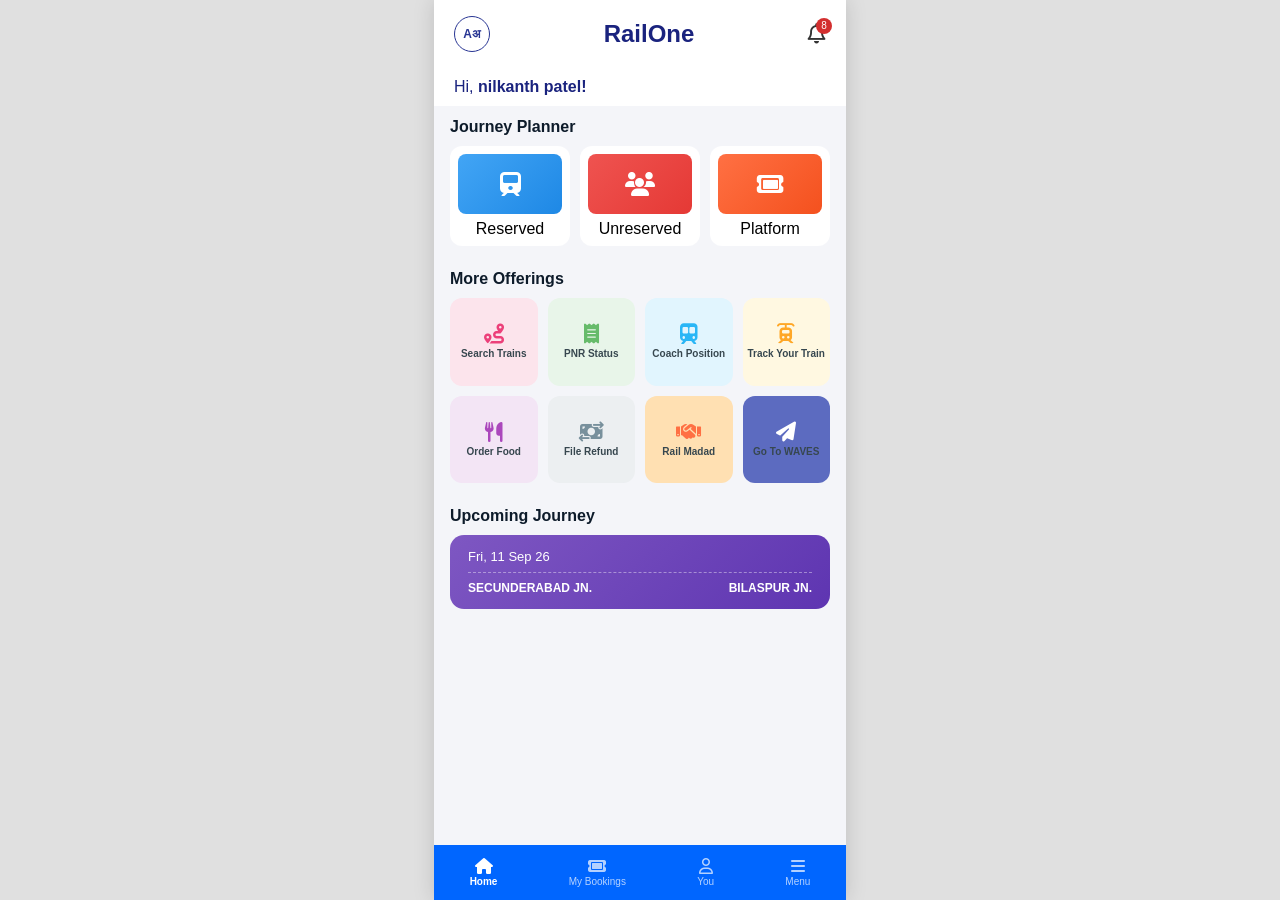
<file: index.html>
<!DOCTYPE html>
<html lang="en">
<head>
  <meta charset="UTF-8">
  <meta name="viewport" content="width=device-width, initial-scale=1.0">
  <title>RailOne - Full Stack Web App</title>
  <link rel="stylesheet" href="style.css">
  <link rel="stylesheet" href="https://cdnjs.cloudflare.com/ajax/libs/font-awesome/6.4.0/css/all.min.css">
</head>
<body>

  <div class="app-container">

    <!-- VIEW 1: HOME SCREEN -->
    <div id="home-view" class="view active">
      <header class="top-bar">
        <div class="lang-icon"><span>A</span><span>अ</span></div>
        <h1 class="logo">Rail<span>One</span></h1>
        <div class="notification-icon">
          <i class="fa-regular fa-bell"></i>
          <span class="badge">8</span>
        </div>
      </header>

      <div class="user-greeting">
        <p>Hi, <strong>nilkanth patel!</strong></p>
      </div>

      <section class="section">
        <h2 class="section-title">Journey Planner</h2>
        <div class="card-row">
          <div class="planner-card"><div class="card-img-placeholder blue-bg"><i class="fa-solid fa-train"></i></div><span>Reserved</span></div>
          <div class="planner-card"><div class="card-img-placeholder red-bg"><i class="fa-solid fa-users"></i></div><span>Unreserved</span></div>
          <div class="planner-card"><div class="card-img-placeholder orange-bg"><i class="fa-solid fa-ticket"></i></div><span>Platform</span></div>
        </div>
      </section>

      <section class="section">
        <h2 class="section-title">More Offerings</h2>
        <div class="offerings-grid">
          <div class="offering-card light-pink"><i class="fa-solid fa-route icon-pink"></i><span>Search Trains</span></div>
          <div class="offering-card light-green"><i class="fa-solid fa-receipt icon-green"></i><span>PNR Status</span></div>
          <div class="offering-card light-blue"><i class="fa-solid fa-train-subway icon-blue"></i><span>Coach Position</span></div>
          <div class="offering-card light-yellow"><i class="fa-solid fa-train-tram icon-yellow"></i><span>Track Your Train</span></div>
          <div class="offering-card light-purple"><i class="fa-solid fa-utensils icon-purple"></i><span>Order Food</span></div>
          <div class="offering-card light-gray"><i class="fa-solid fa-money-bill-transfer icon-gray"></i><span>File Refund</span></div>
          <div class="offering-card light-peach"><i class="fa-solid fa-handshake icon-peach"></i><span>Rail Madad</span></div>
          <div class="offering-card dark-purple"><i class="fa-solid fa-paper-plane icon-white"></i><span>Go To WAVES</span></div>
        </div>
      </section>

      <section class="section upcoming-section">
        <h2 class="section-title">Upcoming Journey</h2>
        <div class="home-ticket-card" onclick="openTicketDetails('XGA9EC908A')">
          <div class="ticket-header">Fri, 11 Sep 26</div>
          <div class="ticket-body">
            <span>SECUNDERABAD JN.</span>
            <span>BILASPUR JN.</span>
          </div>
        </div>
      </section>
    </div>

    <!-- VIEW 2: MY BOOKINGS LIST SCREEN -->
    <div id="bookings-list-view" class="view">
      <div class="details-header">
        <button class="back-btn" onclick="showHome()"><i class="fa-solid fa-arrow-left"></i></button>
        <div class="header-titles">
          <h2>My Bookings</h2>
          <p>Active & Past Ticket History</p>
        </div>
      </div>

      <div class="bookings-tabs">
        <button class="tab-btn active">Active Tickets</button>
        <button class="tab-btn">Past Tickets</button>
      </div>

      <div class="bookings-list-container" id="bookings-container">
        <!-- Rendered dynamically by JS -->
      </div>
    </div>

    <!-- VIEW 3: DYNAMIC TICKET PREVIEW SCREEN -->
    <div id="ticket-detail-view" class="view">
      <div class="details-header">
        <button class="back-btn" onclick="showBookingsList()"><i class="fa-solid fa-arrow-left"></i></button>
        <div class="header-titles">
          <h2>Booking Details</h2>
          <p>Mobile: 6268073098</p>
        </div>
      </div>

      <div class="sub-header-msg">
        Thank You nilkanth patel, Happy Journey !
      </div>

      <div class="ticket-wrapper">
        <div class="ticket-dark-banner">
          <div class="ir-header">INDIAN RAILWAYS</div>
          <div class="preview-text">Dynamic preview will close in</div>
          <div id="timer" class="timer-display">04:22</div>
          <div class="booking-date-label">Ticket Booking Date & Time</div>
          <div class="booking-date-value" id="detail-booking-date">11 Sep 2026, 10:31</div>
          <div class="booking-code" id="detail-code">R28954</div>
          <div class="non-transferable">Ticket is Non-Transferable</div>
          <div class="ir-footer">भारतीय रेल</div>
        </div>

        <div class="yellow-bar">
          <span class="journey-type">Journey Ticket</span>
          <span class="ticket-id" id="detail-id">XGA9EC908A</span>
        </div>

        <div class="ticket-content">
          <div class="route-container">
            <span class="stn-name" id="detail-src">SECUNDERABAD JN.</span>
            <div class="route-middle"><span class="distance" id="detail-dist">897 km</span></div>
            <span class="stn-name text-right" id="detail-dest">BILASPUR JN.</span>
          </div>

          <div class="via-route" id="detail-via">Via KZJ-BPQ-NAB-R</div>

          <div class="passenger-info">
            <span>Passenger</span>
            <span class="p-count" id="detail-passengers">1 Adult, 0 Child</span>
          </div>

          <div class="booking-meta">
            <div>Booked on</div>
            <div class="valid-till-label">*Valid Till</div>
            <div id="detail-booked-on">11/09/2026 10:31</div>
            <div class="valid-till-value" id="detail-valid-till">11/09/2026 23:59</div>
          </div>

          <div class="class-fare" id="detail-fare-info">
            SECOND | SUPERFAST | JOURNEY | ₹295.00
          </div>

          <div class="ir-number" id="detail-ir-num">
            IR:36AAAGM0289C1ZK
          </div>

          <div class="validity-note">
            *Valid for start of journey by 11/09/2026 or until departure of first train
          </div>
        </div>

        <div class="warning-box">
          Note: This ticket is non refundable. Ticket is stored locally on the device. Please do not change your handset or perform factory reset.
        </div>
      </div>

      <div class="bottom-link">Book Connecting Journey</div>
    </div>

    <!-- BOTTOM NAVIGATION -->
    <nav class="bottom-nav">
      <a href="#" class="nav-item active" id="nav-home" onclick="showHome()">
        <i class="fa-solid fa-house"></i>
        <span>Home</span>
      </a>
      <a href="#" class="nav-item" id="nav-bookings" onclick="showBookingsList()">
        <i class="fa-solid fa-ticket"></i>
        <span>My Bookings</span>
      </a>
      <a href="#" class="nav-item">
        <i class="fa-regular fa-user"></i>
        <span>You</span>
      </a>
      <a href="#" class="nav-item">
        <i class="fa-solid fa-bars"></i>
        <span>Menu</span>
      </a>
    </nav>

  </div>

  <script src="script.js"></script>
</body>
</html>
</file>
<file: style.css>
* {
  margin: 0;
  padding: 0;
  box-sizing: border-box;
  font-family: -apple-system, BlinkMacSystemFont, "Segoe UI", Roboto, Helvetica, Arial, sans-serif;
}

body {
  background-color: #e0e0e0;
  display: flex;
  justify-content: center;
  align-items: center;
  min-height: 100vh;
}

.app-container {
  width: 100%;
  max-width: 412px;
  background-color: #f4f5f9;
  min-height: 100vh;
  position: relative;
  padding-bottom: 60px;
  box-shadow: 0 0 20px rgba(0, 0, 0, 0.15);
  overflow-x: hidden;
}

.view { display: none; }
.view.active { display: block; }

/* Header & Nav */
.top-bar { display: flex; justify-content: space-between; align-items: center; padding: 16px 20px; background: #fff; }
.lang-icon { border: 1.5px solid #283593; border-radius: 50%; width: 36px; height: 36px; display: flex; align-items: center; justify-content: center; font-size: 12px; font-weight: bold; color: #283593; }
.logo { font-size: 24px; color: #1a237e; font-weight: 700; }
.logo span { font-weight: 800; }
.notification-icon { position: relative; font-size: 20px; color: #333; }
.notification-icon .badge { position: absolute; top: -5px; right: -6px; background-color: #d32f2f; color: #fff; font-size: 10px; border-radius: 50%; width: 16px; height: 16px; display: flex; align-items: center; justify-content: center; }

.user-greeting { padding: 10px 20px; color: #1a237e; background: #fff; }
.section { padding: 12px 16px; }
.section-title { font-size: 16px; color: #0d1b2a; font-weight: 700; margin-bottom: 10px; }

.card-row { display: flex; gap: 10px; }
.planner-card { flex: 1; background: #fff; border-radius: 12px; padding: 8px; text-align: center; }
.card-img-placeholder { width: 100%; height: 60px; border-radius: 8px; display: flex; align-items: center; justify-content: center; font-size: 24px; color: #fff; margin-bottom: 6px; }
.blue-bg { background: linear-gradient(135deg, #42a5f5, #1e88e5); }
.red-bg { background: linear-gradient(135deg, #ef5350, #e53935); }
.orange-bg { background: linear-gradient(135deg, #ff7043, #f4511e); }

.offerings-grid { display: grid; grid-template-columns: repeat(4, 1fr); gap: 10px; }
.offering-card { aspect-ratio: 1; border-radius: 12px; display: flex; flex-direction: column; align-items: center; justify-content: center; padding: 4px; text-align: center; }
.offering-card i { font-size: 20px; margin-bottom: 4px; }
.offering-card span { font-size: 10px; font-weight: 600; color: #37474f; }

.light-pink { background: #fce4ec; } .light-green { background: #e8f5e9; }
.light-blue { background: #e1f5fe; } .light-yellow { background: #fff8e1; }
.light-purple { background: #f3e5f5; } .light-gray { background: #eceff1; }
.light-peach { background: #ffe0b2; } .dark-purple { background: #5c6bc0; }
.icon-pink { color: #ec407a; } .icon-green { color: #66bb6a; }
.icon-blue { color: #29b6f6; } .icon-yellow { color: #ffa726; }
.icon-purple { color: #ab47bc; } .icon-gray { color: #78909c; }
.icon-peach { color: #ff7043; } .icon-white { color: #fff; }

.home-ticket-card { background: linear-gradient(135deg, #7e57c2, #5e35b1); border-radius: 14px; padding: 14px 18px; color: white; cursor: pointer; }
.ticket-header { font-size: 13px; margin-bottom: 8px; }
.ticket-body { display: flex; justify-content: space-between; font-size: 12px; font-weight: bold; border-top: 1px dashed rgba(255,255,255,0.4); padding-top: 8px; }

/* My Bookings List Page */
.bookings-tabs { display: flex; background: #fff; border-bottom: 1px solid #ddd; }
.tab-btn { flex: 1; padding: 12px; border: none; background: none; font-weight: 600; font-size: 13px; color: #666; cursor: pointer; }
.tab-btn.active { color: #0066ff; border-bottom: 2px solid #0066ff; }

.bookings-list-container { padding: 12px; display: flex; flex-direction: column; gap: 10px; }
.booking-item-card { background: #fff; border-radius: 10px; padding: 12px; box-shadow: 0 2px 6px rgba(0,0,0,0.06); cursor: pointer; border-left: 4px solid #0066ff; }
.item-top { display: flex; justify-content: space-between; font-size: 11px; color: #666; margin-bottom: 6px; }
.item-badge { background: #e1f5fe; color: #0288d1; padding: 2px 6px; border-radius: 4px; font-weight: bold; }
.item-route { display: flex; justify-content: space-between; font-weight: 700; font-size: 13px; color: #1a237e; margin-bottom: 6px; }
.item-bottom { display: flex; justify-content: space-between; font-size: 11px; color: #444; }

/* Booking Details Screen */
.details-header { background-color: #0066ff; color: white; padding: 12px 16px; display: flex; align-items: center; gap: 16px; }
.back-btn { background: transparent; border: none; color: white; font-size: 18px; cursor: pointer; }
.header-titles h2 { font-size: 16px; font-weight: 700; }
.header-titles p { font-size: 11px; opacity: 0.9; }

.sub-header-msg { text-align: center; font-size: 11px; color: #777; padding: 8px 0; background-color: #fff; border-bottom: 1px solid #eee; }

.ticket-wrapper { margin: 12px; background-color: #fff; border-radius: 8px; overflow: hidden; box-shadow: 0 2px 8px rgba(0,0,0,0.1); }
.ticket-dark-banner { background: #1c1f24; color: #ffffff; text-align: center; padding: 12px 10px; background-image: radial-gradient(#2d323b 15%, transparent 16%); background-size: 10px 10px; }
.ir-header { font-size: 10px; letter-spacing: 1.5px; color: #bbb; margin-bottom: 4px; }
.preview-text { font-size: 11px; font-weight: 500; color: #ddd; }

.timer-display { font-size: 28px; font-weight: 800; color: #ff2200; letter-spacing: 1px; margin: 2px 0; text-shadow: 0 0 4px rgba(255, 34, 0, 0.4); }

.booking-date-label { font-size: 9px; color: #aaa; }
.booking-date-value { font-size: 12px; font-weight: 700; color: #ffaa00; margin-bottom: 4px; }
.booking-code { font-size: 10px; color: #bbb; }
.non-transferable { font-size: 9px; color: #888; }
.ir-footer { font-size: 11px; color: #ccc; margin-top: 6px; }

.yellow-bar { background-color: #ffb700; padding: 6px 12px; display: flex; justify-content: space-between; font-size: 11px; font-weight: 700; color: #000; }
.ticket-content { padding: 12px 14px; color: #222; }
.route-container { display: flex; justify-content: space-between; align-items: center; }
.stn-name { font-size: 12px; font-weight: 800; color: #1a237e; }
.route-middle { border-bottom: 1px dashed #888; padding: 0 8px; font-size: 10px; color: #666; }
.via-route { font-size: 10px; color: #444; margin: 8px 0; font-weight: 600; }
.passenger-info { display: flex; justify-content: space-between; font-size: 10px; color: #555; margin-top: 6px; }
.p-count { font-weight: 700; color: #000; }

.booking-meta { display: grid; grid-template-columns: 1fr 1fr; gap: 2px; font-size: 9px; color: #555; margin-top: 8px; border-top: 1px dashed #ccc; padding-top: 6px; }
.valid-till-label, .valid-till-value { text-align: right; font-weight: bold; }
.class-fare { font-size: 10px; font-weight: 700; color: #222; margin-top: 8px; }
.ir-number { font-size: 9px; color: #666; margin-top: 2px; }
.validity-note { font-size: 8px; color: #d32f2f; margin-top: 6px; font-style: italic; }
.warning-box { background-color: #ffebee; color: #c62828; font-size: 8px; padding: 8px 10px; border-radius: 6px; margin: 10px 14px 14px 14px; line-height: 1.3; }
.bottom-link { text-align: center; font-size: 11px; color: #0066ff; font-weight: 600; margin-bottom: 15px; cursor: pointer; }

/* Bottom Nav */
.bottom-nav { position: absolute; bottom: 0; width: 100%; height: 55px; background-color: #0066ff; display: flex; justify-content: space-around; align-items: center; }
.nav-item { display: flex; flex-direction: column; align-items: center; color: rgba(255, 255, 255, 0.7); text-decoration: none; font-size: 10px; }
.nav-item i { font-size: 16px; margin-bottom: 2px; }
.nav-item.active { color: #ffffff; font-weight: bold; }
</file>
